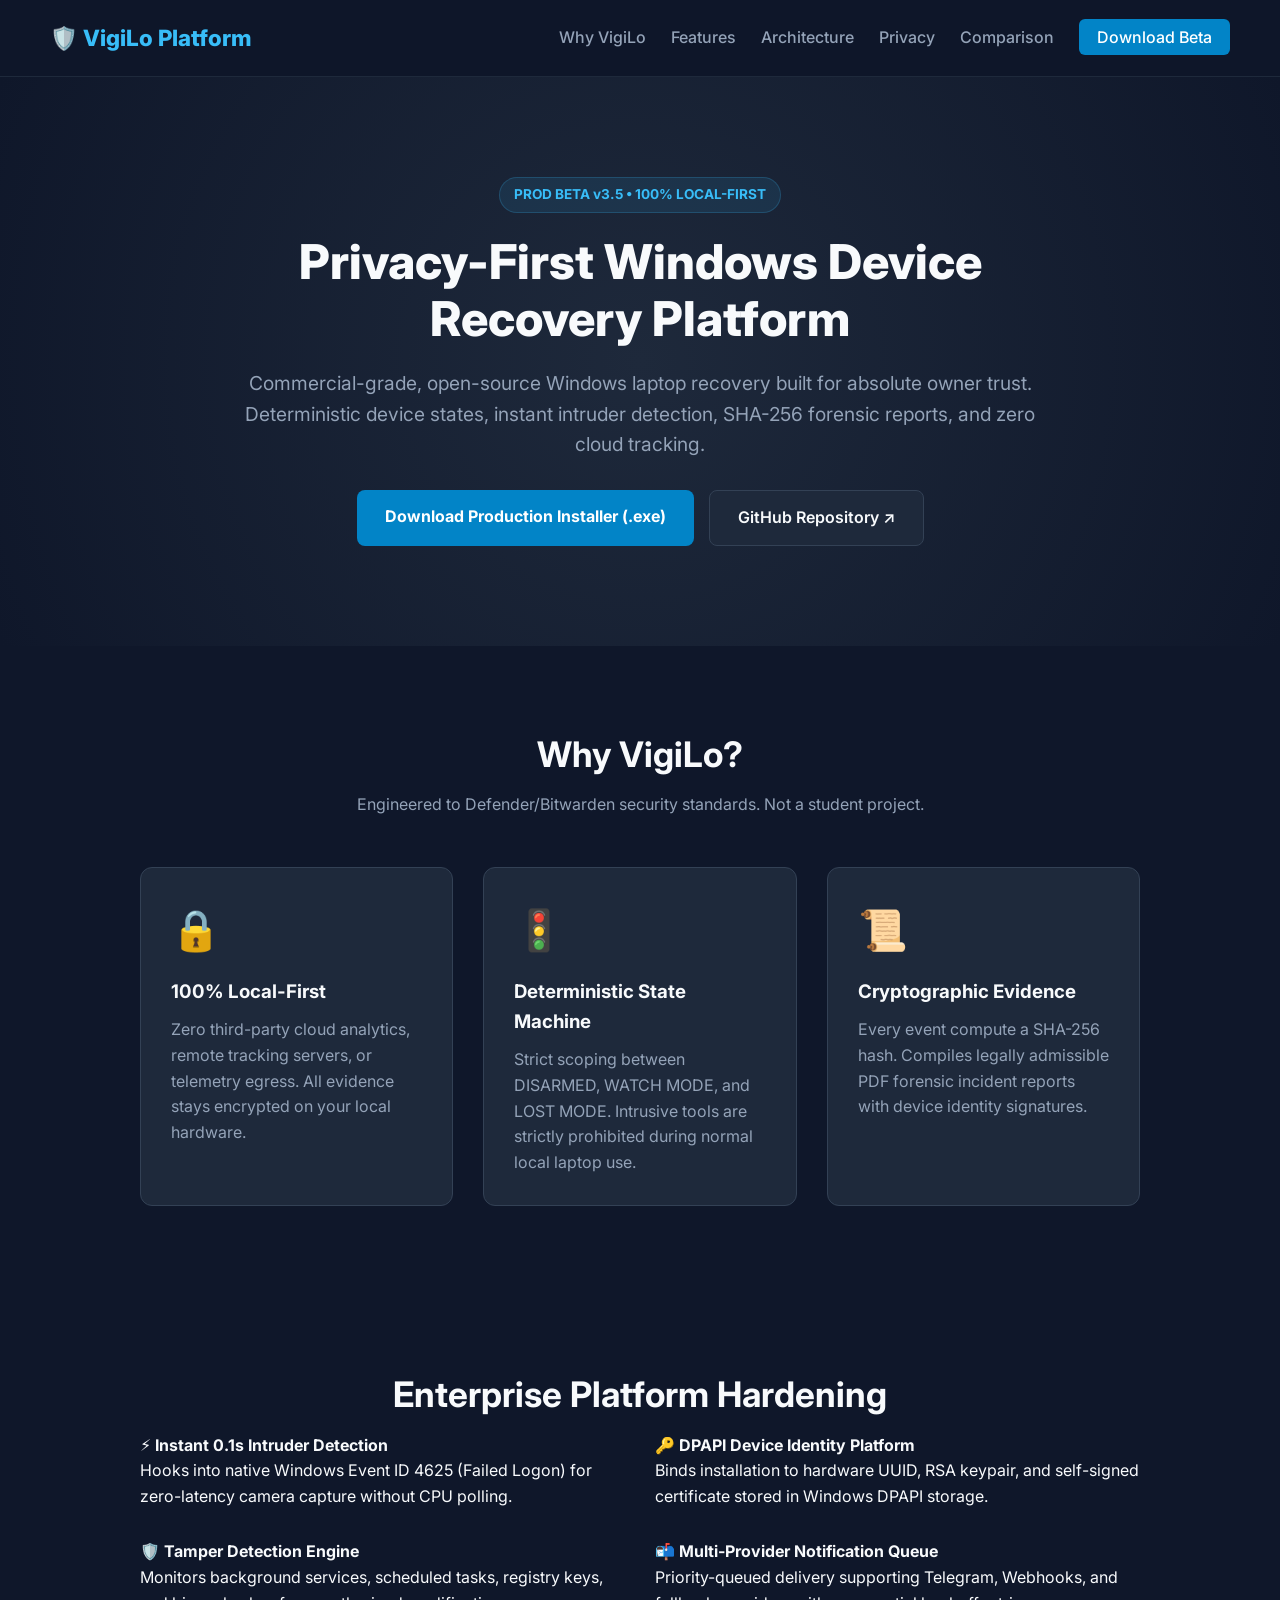
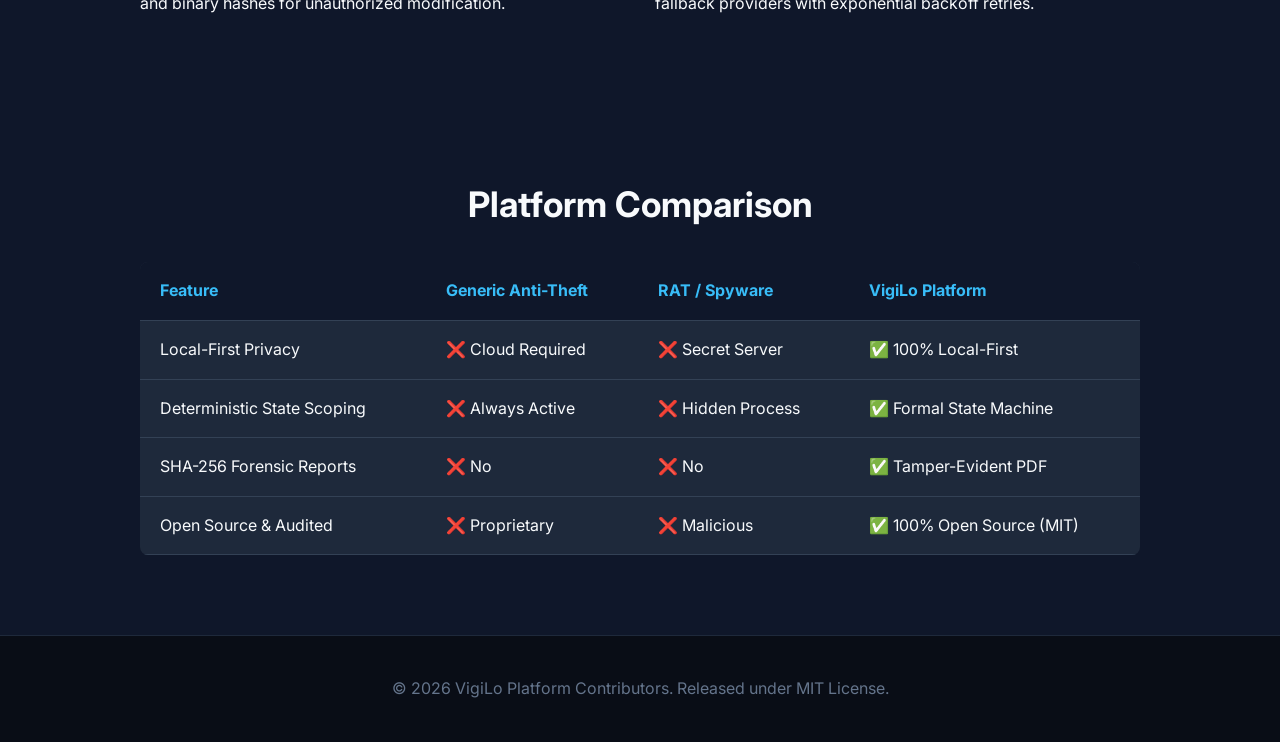
<file: website/index.html>
<!DOCTYPE html>
<html lang="en">
<head>
    <meta charset="UTF-8">
    <meta name="viewport" content="width=device-width, initial-scale=1.0">
    <title>VigiLo — Privacy-First Windows Device Recovery Platform</title>
    <link rel="stylesheet" href="style.css">
    <link rel="preconnect" href="https://fonts.googleapis.com">
    <link href="https://fonts.googleapis.com/css2?family=Inter:wght@300;400;600;700;800&family=JetBrains+Mono:wght@400;600&display=swap" rel="stylesheet">
</head>
<body>
    <!-- Navigation -->
    <nav class="navbar">
        <div class="logo">
            <span class="logo-icon">🛡️</span> VigiLo Platform
        </div>
        <ul class="nav-links">
            <li><a href="#why">Why VigiLo</a></li>
            <li><a href="#features">Features</a></li>
            <li><a href="#architecture">Architecture</a></li>
            <li><a href="#privacy">Privacy</a></li>
            <li><a href="#comparison">Comparison</a></li>
            <li><a href="#download" class="btn-nav">Download Beta</a></li>
        </ul>
    </nav>

    <!-- Hero Section -->
    <section class="hero">
        <div class="hero-content">
            <div class="badge">PROD BETA v3.5 • 100% LOCAL-FIRST</div>
            <h1>Privacy-First Windows Device Recovery Platform</h1>
            <p>Commercial-grade, open-source Windows laptop recovery built for absolute owner trust. Deterministic device states, instant intruder detection, SHA-256 forensic reports, and zero cloud tracking.</p>
            <div class="hero-actions">
                <a href="#download" class="btn-primary">Download Production Installer (.exe)</a>
                <a href="https://github.com/diwakar2905/VigiLo" class="btn-secondary" target="_blank">GitHub Repository ↗</a>
            </div>
        </div>
    </section>

    <!-- Why VigiLo -->
    <section id="why" class="section">
        <h2>Why VigiLo?</h2>
        <p class="section-subtitle">Engineered to Defender/Bitwarden security standards. Not a student project.</p>
        <div class="grid-3">
            <div class="card">
                <div class="card-icon">🔒</div>
                <h3>100% Local-First</h3>
                <p>Zero third-party cloud analytics, remote tracking servers, or telemetry egress. All evidence stays encrypted on your local hardware.</p>
            </div>
            <div class="card">
                <div class="card-icon">🚦</div>
                <h3>Deterministic State Machine</h3>
                <p>Strict scoping between DISARMED, WATCH MODE, and LOST MODE. Intrusive tools are strictly prohibited during normal local laptop use.</p>
            </div>
            <div class="card">
                <div class="card-icon">📜</div>
                <h3>Cryptographic Evidence</h3>
                <p>Every event compute a SHA-256 hash. Compiles legally admissible PDF forensic incident reports with device identity signatures.</p>
            </div>
        </div>
    </section>

    <!-- Features -->
    <section id="features" class="section dark">
        <h2>Enterprise Platform Hardening</h2>
        <div class="grid-2">
            <div class="feature-item">
                <h4>⚡ Instant 0.1s Intruder Detection</h4>
                <p>Hooks into native Windows Event ID 4625 (Failed Logon) for zero-latency camera capture without CPU polling.</p>
            </div>
            <div class="feature-item">
                <h4>🔑 DPAPI Device Identity Platform</h4>
                <p>Binds installation to hardware UUID, RSA keypair, and self-signed certificate stored in Windows DPAPI storage.</p>
            </div>
            <div class="feature-item">
                <h4>🛡️ Tamper Detection Engine</h4>
                <p>Monitors background services, scheduled tasks, registry keys, and binary hashes for unauthorized modification.</p>
            </div>
            <div class="feature-item">
                <h4>📬 Multi-Provider Notification Queue</h4>
                <p>Priority-queued delivery supporting Telegram, Webhooks, and fallback providers with exponential backoff retries.</p>
            </div>
        </div>
    </section>

    <!-- Comparison Table -->
    <section id="comparison" class="section">
        <h2>Platform Comparison</h2>
        <table class="comp-table">
            <thead>
                <tr>
                    <th>Feature</th>
                    <th>Generic Anti-Theft</th>
                    <th>RAT / Spyware</th>
                    <th>VigiLo Platform</th>
                </tr>
            </thead>
            <tbody>
                <tr>
                    <td>Local-First Privacy</td>
                    <td>❌ Cloud Required</td>
                    <td>❌ Secret Server</td>
                    <td>✅ 100% Local-First</td>
                </tr>
                <tr>
                    <td>Deterministic State Scoping</td>
                    <td>❌ Always Active</td>
                    <td>❌ Hidden Process</td>
                    <td>✅ Formal State Machine</td>
                </tr>
                <tr>
                    <td>SHA-256 Forensic Reports</td>
                    <td>❌ No</td>
                    <td>❌ No</td>
                    <td>✅ Tamper-Evident PDF</td>
                </tr>
                <tr>
                    <td>Open Source & Audited</td>
                    <td>❌ Proprietary</td>
                    <td>❌ Malicious</td>
                    <td>✅ 100% Open Source (MIT)</td>
                </tr>
            </tbody>
        </table>
    </section>

    <!-- Footer -->
    <footer class="footer">
        <p>© 2026 VigiLo Platform Contributors. Released under MIT License.</p>
    </footer>
</body>
</html>
</file>
<file: website/style.css>
* {
    box-sizing: border-box;
    margin: 0;
    padding: 0;
    font-family: 'Inter', system-ui, sans-serif;
}

body {
    background-color: #0f172a;
    color: #f8fafc;
    line-height: 1.6;
}

.navbar {
    display: flex;
    justify-content: space-between;
    align-items: center;
    padding: 20px 50px;
    background: rgba(15, 23, 42, 0.9);
    position: sticky;
    top: 0;
    backdrop-filter: blur(10px);
    border-bottom: 1px solid #1e293b;
}

.logo {
    font-size: 1.4rem;
    font-weight: 800;
    color: #38bdf8;
}

.nav-links {
    display: flex;
    list-style: none;
    gap: 25px;
    align-items: center;
}

.nav-links a {
    color: #94a3b8;
    text-decoration: none;
    font-weight: 500;
    transition: color 0.2s;
}

.nav-links a:hover {
    color: #38bdf8;
}

.btn-nav {
    background: #0284c7;
    color: #fff !important;
    padding: 8px 18px;
    border-radius: 6px;
}

.hero {
    padding: 100px 50px;
    text-align: center;
    background: radial-gradient(circle at center, #1e293b 0%, #0f172a 100%);
}

.hero-content {
    max-width: 800px;
    margin: 0 auto;
}

.badge {
    display: inline-block;
    background: rgba(56, 189, 248, 0.1);
    color: #38bdf8;
    padding: 6px 14px;
    border-radius: 20px;
    font-size: 0.85rem;
    font-weight: 700;
    margin-bottom: 20px;
    border: 1px solid rgba(56, 189, 248, 0.2);
}

.hero h1 {
    font-size: 3rem;
    font-weight: 800;
    margin-bottom: 20px;
    line-height: 1.2;
}

.hero p {
    font-size: 1.2rem;
    color: #94a3b8;
    margin-bottom: 30px;
}

.hero-actions {
    display: flex;
    gap: 15px;
    justify-content: center;
}

.btn-primary {
    background: #0284c7;
    color: #fff;
    padding: 14px 28px;
    border-radius: 8px;
    text-decoration: none;
    font-weight: 700;
}

.btn-secondary {
    background: #1e293b;
    color: #f8fafc;
    padding: 14px 28px;
    border-radius: 8px;
    text-decoration: none;
    font-weight: 600;
    border: 1px solid #334155;
}

.section {
    padding: 80px 50px;
    max-width: 1100px;
    margin: 0 auto;
}

.section h2 {
    font-size: 2.2rem;
    margin-bottom: 10px;
    text-align: center;
}

.section-subtitle {
    text-align: center;
    color: #94a3b8;
    margin-bottom: 50px;
}

.grid-3 {
    display: grid;
    grid-template-columns: repeat(auto-fit, minmax(300px, 1fr));
    gap: 30px;
}

.grid-2 {
    display: grid;
    grid-template-columns: repeat(auto-fit, minmax(400px, 1fr));
    gap: 30px;
}

.card {
    background: #1e293b;
    padding: 30px;
    border-radius: 12px;
    border: 1px solid #334155;
}

.card-icon {
    font-size: 2.5rem;
    margin-bottom: 15px;
}

.card h3 {
    margin-bottom: 10px;
}

.card p {
    color: #94a3b8;
}

.comp-table {
    width: 100%;
    border-collapse: collapse;
    margin-top: 30px;
    background: #1e293b;
    border-radius: 8px;
    overflow: hidden;
}

.comp-table th, .comp-table td {
    padding: 16px 20px;
    text-align: left;
    border-bottom: 1px solid #334155;
}

.comp-table th {
    background: #0f172a;
    color: #38bdf8;
}

.footer {
    text-align: center;
    padding: 40px;
    background: #090d16;
    color: #64748b;
    border-top: 1px solid #1e293b;
}
</file>
